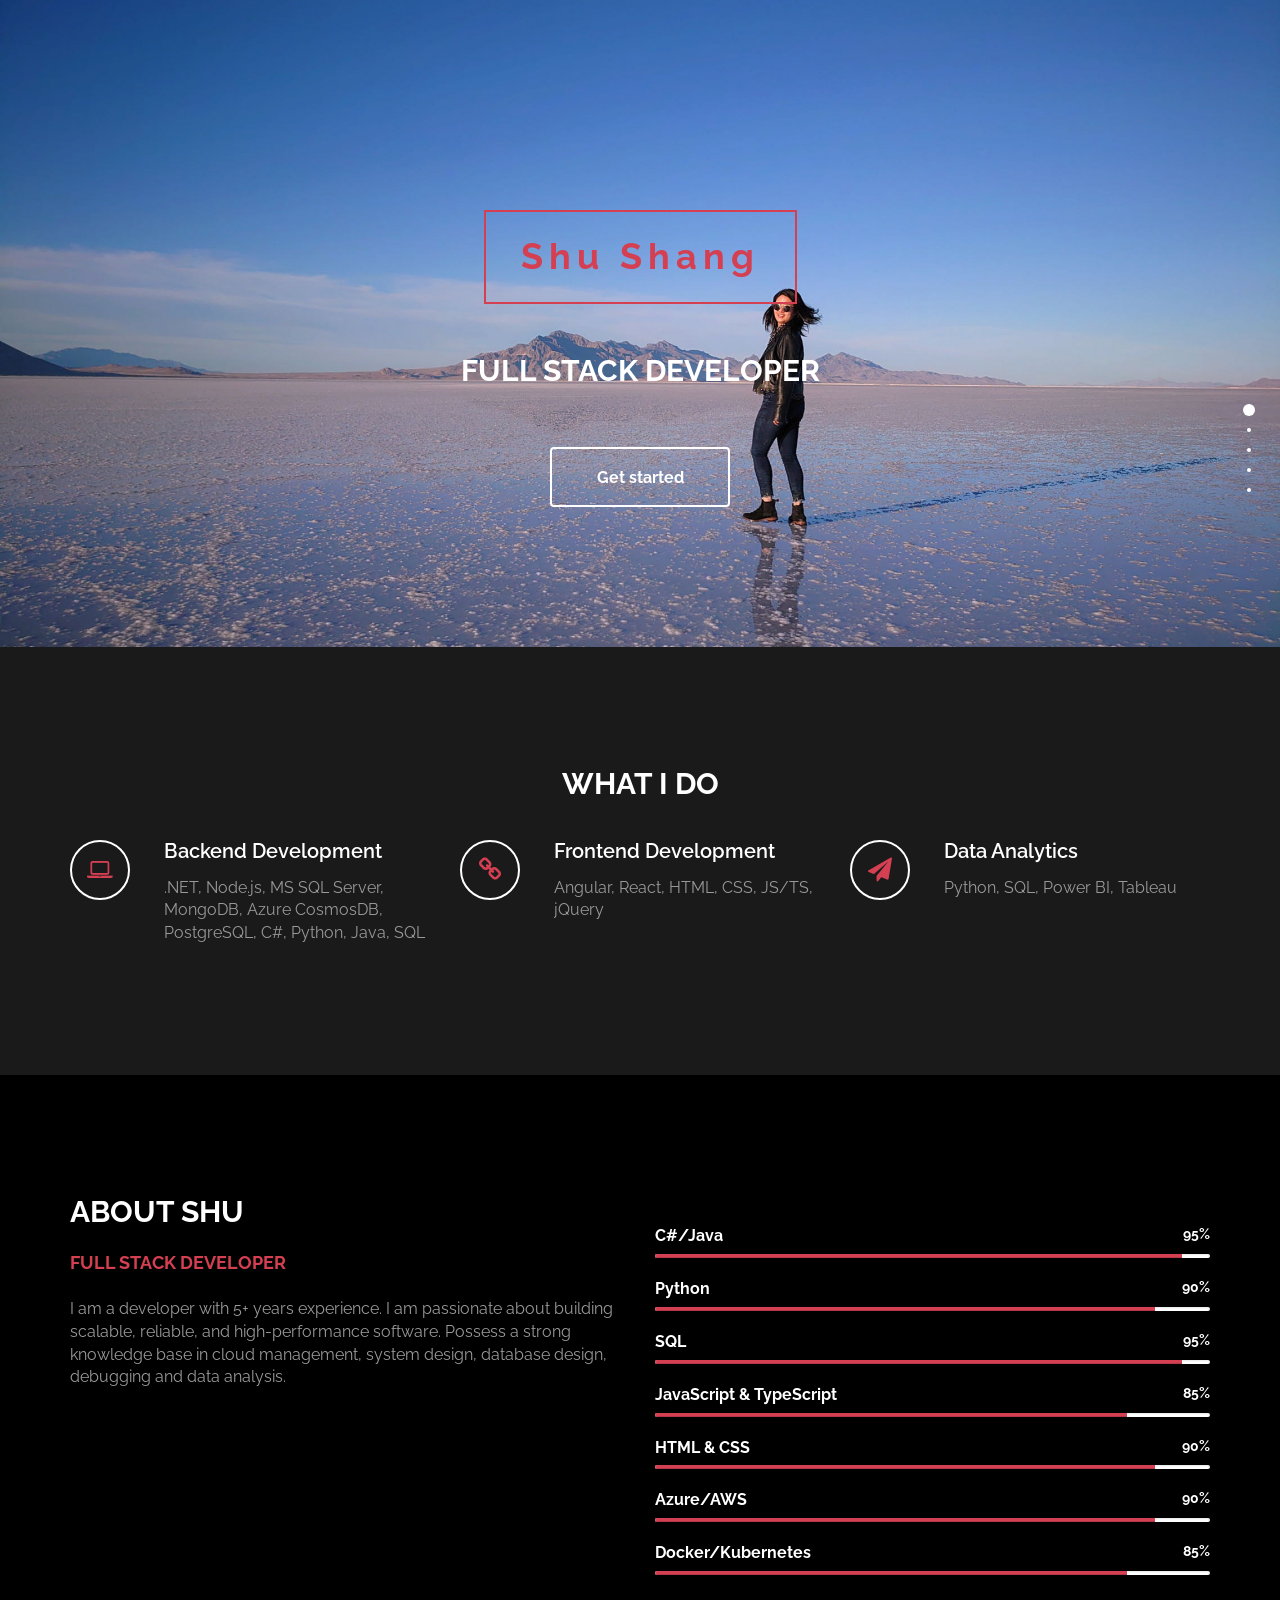
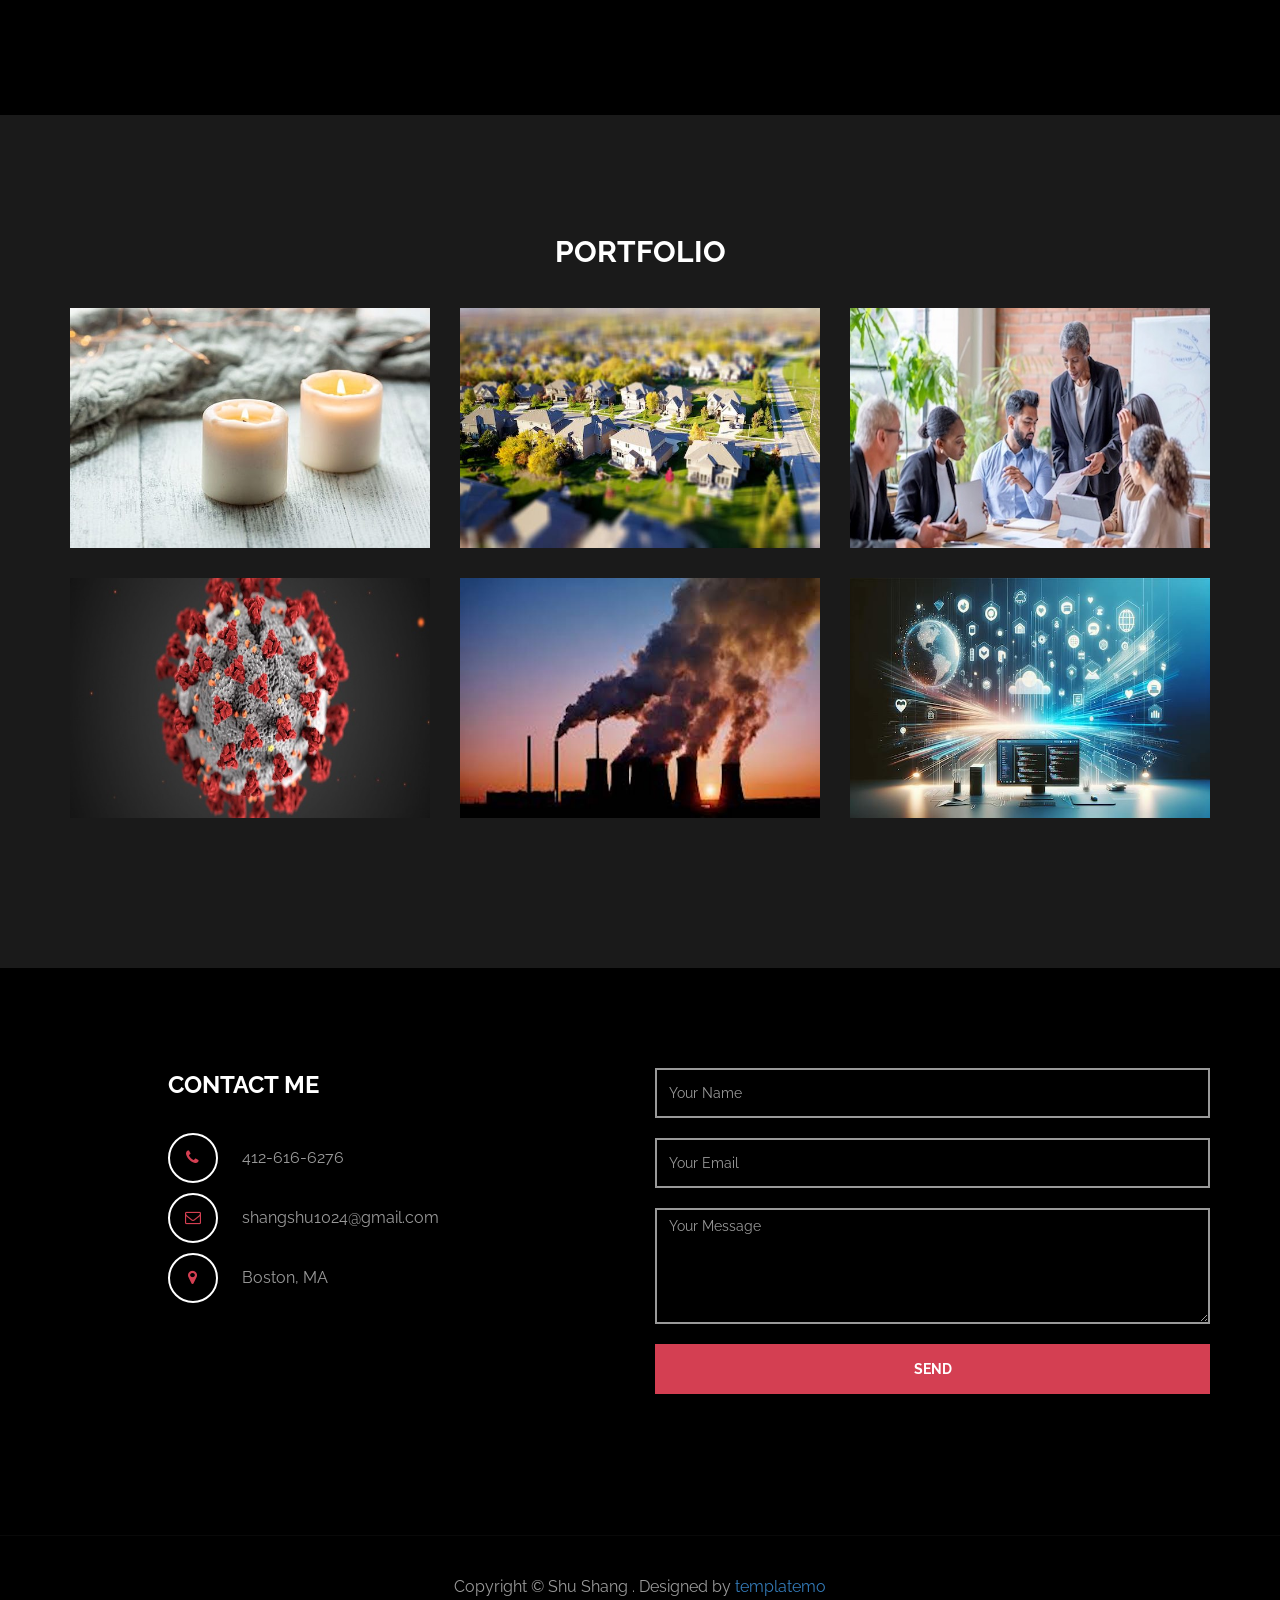
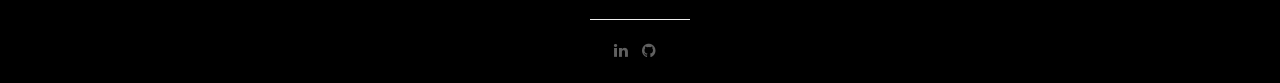
<file: index.html>
<!DOCTYPE html>
<html lang="en">
	<head>
		<meta charset="utf-8">

		<title>Shu Shang</title>
		<meta name="keywords" content="">
		<meta name="description" content="">
        <meta name="author" content="templatemo">
        <!-- 
        Lavish HTML CSS Template
        https://templatemo.com/tm-458-lavish
        -->
        
		<meta http-equiv="X-UA-Compatible" content="IE=Edge">
		<meta http-equiv="Content-Type" content="text/html; charset=UTF-8" />
		<meta name="viewport" content="width=device-width, initial-scale=1">

		<!-- animate -->
		<link rel="stylesheet" href="css/animate.min.css">
		<!-- bootstrap -->
		<link rel="stylesheet" href="css/bootstrap.min.css">
		<!-- font-awesome -->
		<link rel="stylesheet" href="css/font-awesome.min.css">
		<!-- google font -->
		<link href='http://fonts.googleapis.com/css?family=Raleway:400,300,700,800' rel='stylesheet' type='text/css'>
		<!-- fullpage -->
		<link rel="stylesheet" href="css/jquery.fullPage.css">
		<!-- custom -->
		<link rel="stylesheet" href="css/templatemo-style.css">

	</head>
	<body>

	<div id="fullpage">

		<!-- start home -->
		<div id="home" class="section">
			<div class="container">
				<div class="row">
					<div class="col-md-2"></div>
					<div class="col-md-8 wow fadeIn" data-wow-delay="0.9s">
						<!-- <h3>Simple and E</h3> -->
						<h1>Shu Shang</h1>
						<h2 class="rotate title">FULL STACK DEVELOPER, DATA ANALYST</h2>
						<!-- <p>Full Stack Developer with 5+ years experience. Possess a strong knowledge base in cloud management, system design, database design, debugging and data analysis.</p> -->
						<a href="#work" class="btn btn-default smoothScroll wow fadeInUp" data-wow-delay="1s">Get started</a>
					</div>
					<div class="col-md-2"></div>
				</div>
			</div>
		</div>
		<!-- end home -->

		<!-- start work -->
		<div id="work" class="section">
			<div class="container">
				<div class="row">
					<div class="col-md-12 wow bounce">
						<h2>WHAT I DO</h2>
					</div>
                </div>  
                
                <div class="row">
					<div class="col-md-4 col-xs-11 wow fadeInUp" data-wow-delay="0.6s">
						<div class="media">
							<div class="media-object media-left">
								<i class="fa fa-laptop"></i>
							</div>
							<div class="media-body">
								<h3 class="media-heading">Backend Development</h3>
								<p>.NET, Node.js, MS SQL Server, MongoDB, Azure CosmosDB, PostgreSQL, C#, Python, Java, SQL</p>
							</div>
						</div>
					</div>
                    
					<div class="col-md-4 col-xs-11 wow fadeInUp" data-wow-delay="0.6s">
						<div class="media">
							<div class="media-object media-left">
								<i class="fa fa-link"></i>
							</div>
							<div class="media-body">
								<h3 class="media-heading">Frontend Development</h3>
								<p>Angular, React, HTML, CSS, JS/TS, jQuery</p>
							</div>
						</div>
					</div>
                    
					<div class="col-md-4 col-xs-11 wow fadeInUp" data-wow-delay="0.6s">
						<div class="media">
							<div class="media-object media-left">
								<i class="fa fa-paper-plane"></i>
							</div>
							<div class="media-body">
								<h3 class="media-heading">Data Analytics</h3>
								<p>Python, SQL, Power BI, Tableau</p>
							</div>
						</div>
					</div>
                    
				</div>
			</div>
		</div>
		<!-- end work -->

		<!-- start about -->
		<div id="about" class="section">
			<div class="container">
				<div class="row">
					<div class="col-md-6 col-xs-11 wow fadeInLeft" data-wow-delay="0.9s">
						<h2>ABOUT SHU</h2>
						<h4>FULL STACK DEVELOPER</h4>
						<p>I am a developer with 5+ years experience. I am passionate about building scalable, reliable, and high-performance software. Possess a strong knowledge base in cloud management, system design, database design, debugging and data analysis.</p>
						
					</div>
					<div class="col-md-6 col-xs-11 wow fadeInRight" data-wow-delay="0.9s">
						<span class="text-top">C#/Java<small>95%</small></span>
							<div class="progress">
								<div class="progress-bar progress-bar-danger" role="progressbar" aria-valuenow="60" aria-valuemin="0" aria-valuemax="100" style="width: 95%;"></div>
							</div>
						<span>Python <small>90%</small></span>
							<div class="progress">
								<div class="progress-bar progress-bar-danger" role="progressbar" aria-valuenow="80" aria-valuemin="0" aria-valuemax="100" style="width: 90%;"></div>
							</div>
						<span>SQL <small>95%</small></span>
							<div class="progress">
								<div class="progress-bar progress-bar-danger" role="progressbar" aria-valuenow="60" aria-valuemin="0" aria-valuemax="100" style="width: 95%;"></div>
							</div>
						<span>JavaScript &AMP; TypeScript<small>85%</small></span>
						<div class="progress">
							<div class="progress-bar progress-bar-danger" role="progressbar" aria-valuenow="60" aria-valuemin="0" aria-valuemax="100" style="width: 85%;"></div>
						</div>
						<span>HTML &AMP; CSS <small>90%</small></span>
							<div class="progress">
								<div class="progress-bar progress-bar-danger" role="progressbar" aria-valuenow="60" aria-valuemin="0" aria-valuemax="100" style="width: 90%;"></div>
							</div>
						<span>Azure/AWS <small>90%</small></span>
						<div class="progress">
							<div class="progress-bar progress-bar-danger" role="progressbar" aria-valuenow="60" aria-valuemin="0" aria-valuemax="100" style="width: 90%;"></div>
						</div>
						<span>Docker/Kubernetes<small>85%</small></span>
						<div class="progress">
							<div class="progress-bar progress-bar-danger" role="progressbar" aria-valuenow="60" aria-valuemin="0" aria-valuemax="100" style="width: 85%;"></div>
						</div>
					</div>
				</div>
			</div>
		</div>
		<!-- end about -->

		<!-- start portfolio -->
		<div id="portfolio" class="section">
		<div class="container">
			<div class="row">
				<div class="col-md-12">
					<h2 class="wow bounce">PORTFOLIO</h2>
				</div>
				<div class="col-md-4 col-xs-6 wow fadeIn" data-wow-delay="0.6s">
					<div class="portfolio-thumb">
						<img src="images/candle.jpg" class="img-responsive" alt="portfolio img">
							<div class="portfolio-overlay">
								<h4>Candle App</h4>
								<p class="des" style="color:black">An app for customers to order candles</p>
								<p class="des" style="color:black">Tech Stack: React, Express.js, MongoDB, Node.js, Linux, Nginx</p>
								<a href="https://lightupcandle.com/" class="btn btn-default" target="_blank">See details</a>
				
							</div>
					</div>
				</div>
				<div class="col-md-4 col-xs-6 wow fadeIn" data-wow-delay="0.6s">
					<div class="portfolio-thumb">
						<img src="images/realestate.jpg" class="img-responsive" alt="portfolio img">
							<div class="portfolio-overlay">
								<h4>Real estate website</h4>
								<p class="des" style="color:black">A website for real estate business</p>
								<p class="des" style="color:black">Tech Stack: React, Azure, Motion animation, Tailwind CSS</p>
								<a href="https://white-coast-07e7a550f.4.azurestaticapps.net/" class="btn btn-default" target="_blank">See details</a>
				
							</div>
					</div>
				</div>
				<div class="col-md-4 col-xs-6 wow fadeIn" data-wow-delay="0.6s">
					<div class="portfolio-thumb">
						<img src="images/sales.jpeg" class="img-responsive" alt="portfolio img">
							<div class="portfolio-overlay">
								<h4>Sales Management System</h4>
								<p class="des" style="color:black">A sales management portal helps you to manage customers, products and sales. </p>
								<p class="des" style="color:black">Tech Stack: React, Express.js, MongoDB, Node.js, Azure</p>
								<a href="https://witty-island-07597720f.5.azurestaticapps.net" class="btn btn-default" target="_blank">See details</a>
							</div>
					</div>
				</div>
	
				 <div class="col-md-4 col-xs-6 wow fadeIn" data-wow-delay="0.6s">
					<div class="portfolio-thumb">
						<img src="images/Covid-19.jpeg" class="img-responsive" alt="portfolio img">
						<!-- images/Covid-19.jpeg -->
							<div class="portfolio-overlay">
								<h4>Covid Data Tracker</h4>
								<p class="des" style="color:black">Tools: PowerBI, <a style="color:aqua" href="https://github.com/datasets/covid-19">Data Source</a></p>
								<a href="./Covid-19.html" class="btn btn-default" target="_blank">See details</a>
							</div>
					</div>
				</div>

				<div class="col-md-4 col-xs-6 wow fadeIn" data-wow-delay="0.6s">
					<div class="portfolio-thumb">
						<img src="images/air_quality.jpeg" class="img-responsive" alt="portfolio img">
							<div class="portfolio-overlay">
								<h4>Air Quality</h4>
								<p class="des" style="color:black">Using JavaScript to create choropleth map to show air quality in different states</p>
								<a href="./AQI.html" class="btn btn-default" target="_blank">See details</a>
							</div>
					</div>
				</div>
				<div class="col-md-4 col-xs-6 wow fadeIn" data-wow-delay="0.6s">
					<div class="portfolio-thumb">
						<img src="images/projects.jpeg" class="img-responsive" alt="portfolio img">
							<div class="portfolio-overlay">
								<h4>Other Projects</h4>
								<p class="des" style="color:black">Other projects I do at my free time</p>
								<a href="https://github.com/sshang1995" class="btn btn-default" target="_blank">See details</a>
							</div>
					</div>
				</div>
			</div>
		</div>
	</div>
	<!-- end portfolio -->

		<!-- start contact -->
		<div id="contact" class="section">
			<div class="container">
				<div class="row">
					<div class="col-lg-5 col-lg-offset-1 col-md-6 wow fadeInUp" data-wow-delay="0.6s">
						<address>
							<p class="contact-title">CONTACT ME</p>
							<p><i class="fa fa-phone"></i> 412-616-6276</p>
							<p><i class="fa fa-envelope-o"></i> shangshu1024@gmail.com</p>
							<p><i class="fa fa-map-marker"></i> Boston, MA</p>
						</address>
					</div>
					<div class="col-lg-6 col-md-6 col-xs-10 wow fadeInUp" data-wow-delay="0.6s">
						
						<!-- <a href="/images/ShuResume2024.pdf" class="btn btn-danger resume" target="_blank">Download Resume</a> -->
						
						
						<!-- <form role="form" method="post" action="#"> -->
						<form role="form" action="https://api.web3forms.com/submit" method="POST">
							<input type="hidden" name="access_key" value="b13ece29-f708-4e89-84a4-ec62fc222f3b">
							<input name="name" type="text" class="form-control" id="name" placeholder="Your Name" required>
							<input name="email" type="email" class="form-control" id="email" placeholder="Your Email" required>
							<textarea name="message" rows="5" class="form-control" id="message" placeholder="Your Message" required></textarea>
							<input name="send" type="submit" class="form-control" id="send" value="SEND">
						</form>
					</div>
					<div class="col-md-1 col-sm-1"></div>
				</div>
			</div>
		</div>
		<!-- end contact -->

		<!-- start footer -->
		<footer>
			<div class="container">
				<div class="row">
					<div class="col-md-12 wow fadeIn" data-wow-delay="0.9s">
						<p>Copyright &copy; Shu Shang
                        
                        . Designed by <a rel="nofollow noopener" href="https://templatemo.com">templatemo</a></p>
						<hr>
						<ul class="social-icon">
							<li><a href="https://www.linkedin.com/in/shu-shang/" class="fa fa-linkedin"></a></li>
							<li><a href="https://github.com/sshang1995" class="fa fa-github"></a></li>
					
						</ul>
					</div>
				</div>
			</div>
		</footer>
		<!-- end footer -->

	</div>

		<!-- jQuery -->
		<script src="js/jquery.js"></script>
		<!-- bootstrap -->
		<script src="js/bootstrap.min.js"></script>
		<!-- fullpage -->
		<script src="js/jquery.fullPage.js"></script>
		<!-- smoothScroll -->
		<script src="js/smoothscroll.js"></script>
		<!-- wow -->
		<script src="js/wow.min.js"></script>
		<!-- text rotater -->
		<script src="js/jquery.simple-text-rotator.js"></script>
		<!-- custom -->
		<script src="js/custom.js"></script>

	</body>
</html>
</file>
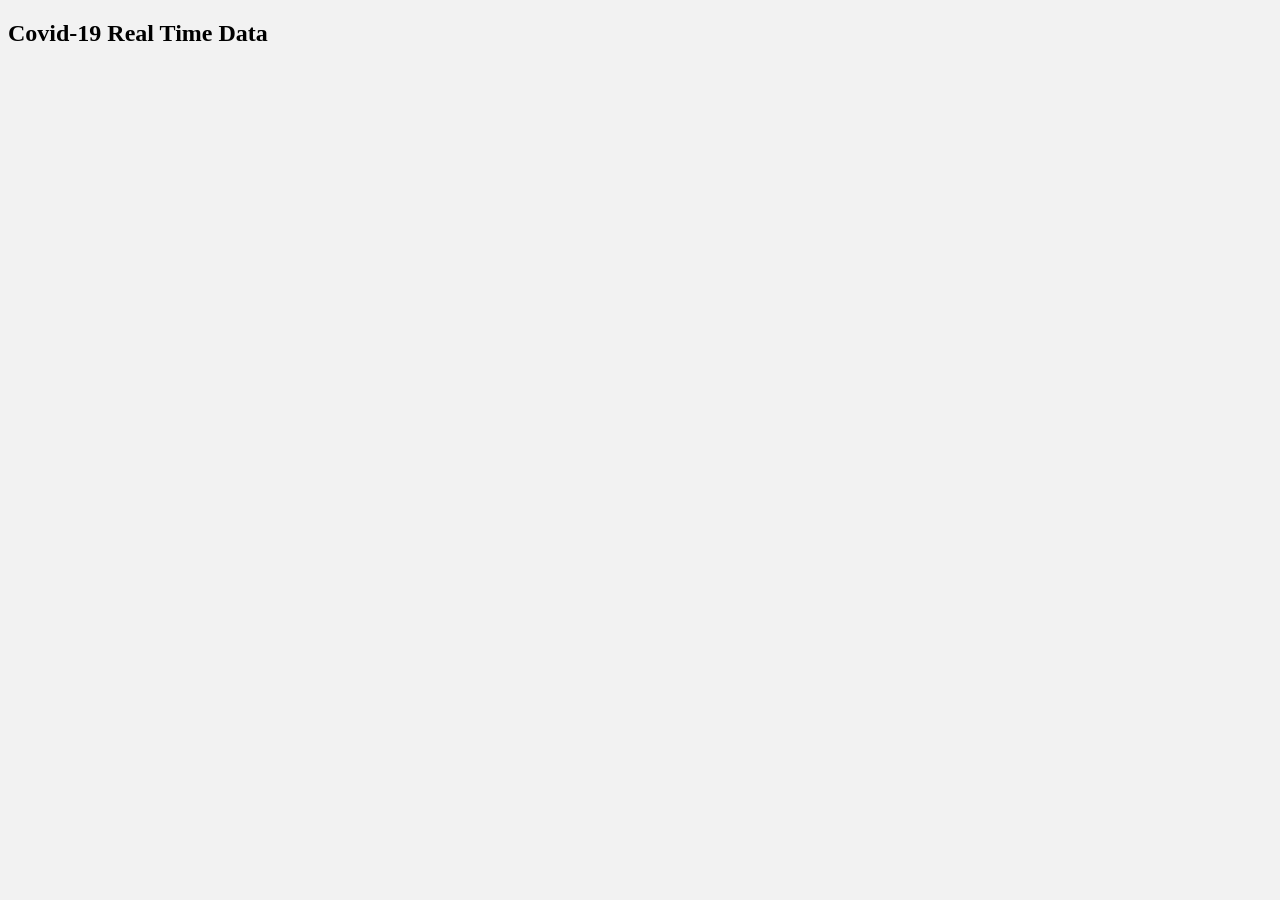
<file: Covid-19.html>
<!DOCTYPE html>
<html>
<head>
	<title>Covid-19 data</title>
	<style>
		body{
			background-color: rgba(192,192,192,0.2);
		}
	</style>
</head>
<body>
<h2>Covid-19 Real Time Data</h2>
<iframe width=100% height="650" src="https://app.powerbi.com/view?r=eyJrIjoiOTBjYmMzNmEtOWQxNS00YmU1LWI0Y2UtN2MzNWE5MjNmNTZjIiwidCI6IjVkZjdiZmU4LWM2NmUtNDQ2NS05YTZiLTc2MzZmZDVjNmRkOCIsImMiOjZ9" frameborder="0" allowFullScreen="true"></iframe>
</body>
</html>
</file>
<file: css/templatemo-style.css>
/*

Lavish HTML CSS Template

https://templatemo.com/tm-458-lavish
		
*/

body
{
	background: #000000;
	color: #999;
	font-family: 'Raleway', sans-serif;
	font-size: 16px;
	font-weight: 400;
}

/* start all section */
#home,
#home .fp-slide,
#home .fp-tableCell,

#work,
#work .fp-slide,
#work .fp-tableCell,

#about,
#about .fp-slide,
#about .fp-tableCell,

#contact,
#contact .fp-slide,
#contact .fp-tableCell,

#portfolio,
#portfolio .fp-slide,
#portfolio .fp-tableCell,

footer,
footer .fp-slide,
footer .fp-tableCell
{
    height: auto !important;
}

/* end all section */

/* start all heading */
h1,h2,h3,h4,h5
    {
        color: #ffffff;
        font-weight: bold;
    }
/* end all heading */

/* start all section */
#work, #about, #portfolio, #contact
    {
        padding-top: 100px;
        padding-bottom: 120px;
    }
/* end all section */

.resume{
    font-size:20px;
    margin-top:60px;
}
/* start simpletextrotator */
.rotating {
  display: inline-block;
  -webkit-transform-style: preserve-3d;
  -moz-transform-style: preserve-3d;
  -ms-transform-style: preserve-3d;
  -o-transform-style: preserve-3d;
  transform-style: preserve-3d;
  -webkit-transform: rotateX(0) rotateY(0) rotateZ(0);
  -moz-transform: rotateX(0) rotateY(0) rotateZ(0);
  -ms-transform: rotateX(0) rotateY(0) rotateZ(0);
  -o-transform: rotateX(0) rotateY(0) rotateZ(0);
  transform: rotateX(0) rotateY(0) rotateZ(0);
  -webkit-transition: 0.5s;
  -moz-transition: 0.5s;
  -ms-transition: 0.5s;
  -o-transition: 0.5s;
  transition: 0.5s;
  -webkit-transform-origin-x: 50%;
}

.rotating.flip {
  position: relative;
}

.rotating .front, .rotating .back {
  left: 0;
  top: 0;
  -webkit-backface-visibility: hidden;
  -moz-backface-visibility: hidden;
  -ms-backface-visibility: hidden;
  -o-backface-visibility: hidden;
  backface-visibility: hidden;
}

.rotating .front {
  position: absolute;
  display: inline-block;
  -webkit-transform: translate3d(0,0,1px);
  -moz-transform: translate3d(0,0,1px);
  -ms-transform: translate3d(0,0,1px);
  -o-transform: translate3d(0,0,1px);
  transform: translate3d(0,0,1px);
}

.rotating.flip .front {
  z-index: 1;
}

.rotating .back {
  display: block;
  opacity: 0;
}

.rotating.spin {
  -webkit-transform: rotate(360deg) scale(0);
  -moz-transform: rotate(360deg) scale(0);
  -ms-transform: rotate(360deg) scale(0);
  -o-transform: rotate(360deg) scale(0);
  transform: rotate(360deg) scale(0);
}

.rotating.flip .back {
  z-index: 2;
  display: block;
  opacity: 1;
  
  -webkit-transform: rotateY(180deg) translate3d(0,0,0);
  -moz-transform: rotateY(180deg) translate3d(0,0,0);
  -ms-transform: rotateY(180deg) translate3d(0,0,0);
  -o-transform: rotateY(180deg) translate3d(0,0,0);
  transform: rotateY(180deg) translate3d(0,0,0);
}

.rotating.flip.up .back {
  -webkit-transform: rotateX(180deg) translate3d(0,0,0);
  -moz-transform: rotateX(180deg) translate3d(0,0,0);
  -ms-transform: rotateX(180deg) translate3d(0,0,0);
  -o-transform: rotateX(180deg) translate3d(0,0,0);
  transform: rotateX(180deg) translate3d(0,0,0);
}

.rotating.flip.cube .front {
  -webkit-transform: translate3d(0,0,100px) scale(0.9,0.9);
  -moz-transform: translate3d(0,0,100px) scale(0.85,0.85);
  -ms-transform: translate3d(0,0,100px) scale(0.85,0.85);
  -o-transform: translate3d(0,0,100px) scale(0.85,0.85);
  transform: translate3d(0,0,100px) scale(0.85,0.85);
}

.rotating.flip.cube .back {
  -webkit-transform: rotateY(180deg) translate3d(0,0,100px) scale(0.9,0.9);
  -moz-transform: rotateY(180deg) translate3d(0,0,100px) scale(0.85,0.85);
  -ms-transform: rotateY(180deg) translate3d(0,0,100px) scale(0.85,0.85);
  -o-transform: rotateY(180deg) translate3d(0,0,100px) scale(0.85,0.85);
  transform: rotateY(180deg) translate3d(0,0,100px) scale(0.85,0.85);
}

.rotating.flip.cube.up .back {
  -webkit-transform: rotateX(180deg) translate3d(0,0,100px) scale(0.9,0.9);
  -moz-transform: rotateX(180deg) translate3d(0,0,100px) scale(0.85,0.85);
  -ms-transform: rotateX(180deg) translate3d(0,0,100px) scale(0.85,0.85);
  -o-transform: rotateX(180deg) translate3d(0,0,100px) scale(0.85,0.85);
  transform: rotateX(180deg) translate3d(0,0,100px) scale(0.85,0.85);
}
/* end simpletextrotator */

/* start home */       
#home
	{
        background: url('../images/home-bg.jpg');
        background-size: cover;
        background-repeat: no-repeat;
        padding-top: 180px;
        padding-bottom: 140px;
        text-align: center;
	}

#home h1
    {
        border: 2px solid #D43F52;
        color: #D43F52;
        display: inline-block;
        letter-spacing: 6px;
        padding: 25px 35px;
        margin: 30px 0;
    }
#home h2
    {
        padding-bottom: 10px;
    }
#home .btn
    {
        background: transparent;
        border: 2px solid #ffffff;
        color: #ffffff;
        font-size: 16px;
        font-weight: bold;
        width: 180px;
        height: 60px;
        margin-top: 40px;
        padding-top: 18px;
        transition: all 0.4s ease-in-out;
    }
#home .btn:hover
    {
        background: #D43F52;
        border-color: transparent;
    }
/* end home */

/* start work */
#work
    {
        background: #1a1a1a;
    }
#work h2
    {
        text-align: center;
    }

#work .media
    {
      margin-top: 30px;
    }
	
#work .media .fa
    {
        border: 2px solid #ffffff;
        border-radius: 50%;
        color: #D43F52;
        font-size: 24px;
        margin-right: 24px;
        width: 60px;
        height: 60px;
        line-height: 55px;
        text-align: center;
        vertical-align: middle;
        transition: all 0.4s ease-in;
    }
#work .media .fa:hover
    {
        background: #ffffff;
        cursor: pointer;
    }
#work .media .media-heading
    {
        font-weight: 600;
        font-size: 20px;
        padding-bottom: 10px;
    }
/* end work */

/* start about */
#about h4
    {
        padding: 15px 0;
		color: #D43F52;
    }
#about .progress
    {
        border-radius: 4px;
        background: #ffffff;
        height: 4px;
    }
#about .progress .progress-bar-danger
    {
        background: #D43F52;
    }
#about .text-top
    {
        padding-top: 50px;
    }
#about span
    {
        color: #ffffff;
        font-weight: bold;
        display: block;
        padding-bottom: 6px;
    }
#about small
    {
        font-weight: bold;
        float: right;
    }
/* end about */

/* start portfolio */
#portfolio
    {
        background: #1a1a1a;
        text-align: center;
    }
#portfolio h2
    {
        padding-bottom: 30px;
    }
#portfolio .portfolio-thumb
    {
        height: 100% !important;
        overflow: hidden;
        position: relative;
        margin-bottom: 30px;
    }
#portfolio .portfolio-thumb .portfolio-overlay
    {
        background: #D43F52;
        top: 0;
        left: 0;
        right: 0;
        bottom: 0;
        opacity: 0;
        width: 100%;
        height: 100%;
        position: absolute;
        padding-top: 10px;
        transition: all 0.4s ease-in-out;
    }
#portfolio .portfolio-thumb:hover .portfolio-overlay
    {
        cursor: pointer;
        opacity: 0.8;
        transform: scale(0.9);
    }

.portfolio-overlay p{
    width:90%;
    margin-left:5%;
}   
/* end portfolio */

/* start contact */

#contact address
    {
      padding-bottom: 18px;
    }
	
#contact .contact-title
    {
		font-size: 24px;
		font-weight: bold;
        padding-bottom: 20px;
		color: #ffffff;
    }
#contact .fa
    {
        border: 2px solid #ffffff;
        border-radius: 50%;
        color: #D43F52;
        width: 50px;
        height: 50px;
        line-height: 45px;
        text-align: center;
        margin-right: 20px;
    }
#contact .form-control
    {
        background: transparent;
        border: 2px solid #999;
        border-radius: 0;
        box-shadow: none;
        color: #ffffff;
        margin-bottom: 20px;
    }
#contact input
    {
        height: 50px;
    }
#contact input[type="submit"]
    {
        background: #D43F52;
        border: 2px solid transparent;
        color: #ffffff;
        font-weight: bold;
        transition: all 0.4s ease-in-out;
    }
#contact input[type="submit"]:hover
    {
        background: #ffffff;
        color: #D43F52;
    }
/* end contact */

/* start footer */
footer
    {
        border-top: 1px solid #090909;
        text-align: center;
        padding-top: 40px;
        padding-bottom: 20px;
    }
footer hr
    {
        width: 100px;
    }
/* end footer */

/* start social icon */
.social-icon
    {
        position: relative;
        padding: 0;
        margin: 0;
    }
.social-icon li
    {
        display: inline-block;
        list-style: none;
    }
.social-icon li a
    {
        border-radius: 50%;
        color: #606060;
        text-decoration: none;
        transition: all 0.4s ease-in-out;
        text-align: center;
        margin-right: 10px;
    }
.social-icon li a:hover
    {
        color: #D43F52;
    }


/* .covid{
    width:360px;
    height:240px;  
} */

@media(max-width: 1024px){
 
/* .covid{
    width:auto;
    height:auto;  
} */
.des{
    display: none;
}
}

@media(max-width:400px){
    .title {
        font-size:25px;
    }
}
/* end social icon */
</file>
